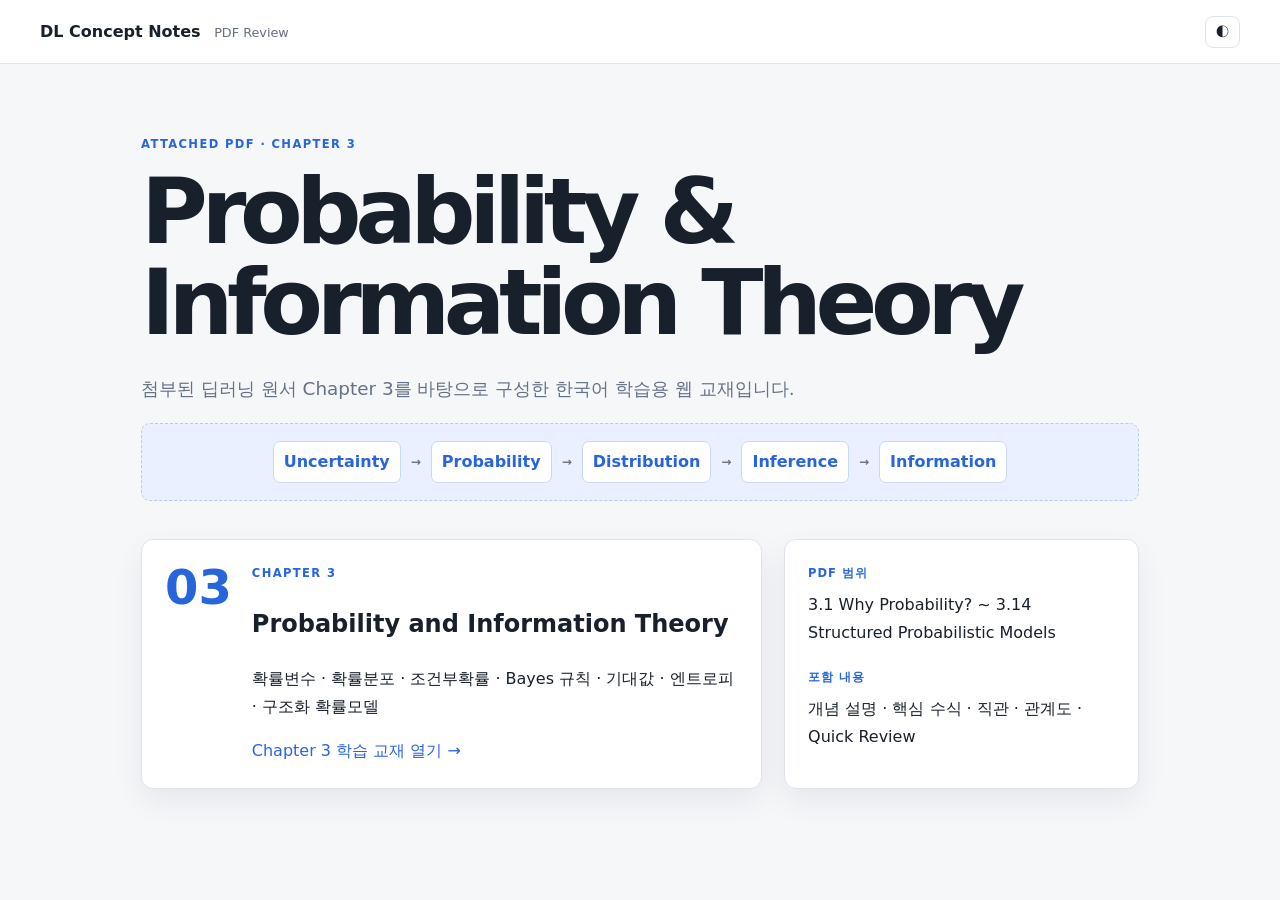
<file: index.html>
<!doctype html><html lang="ko"><head><meta charset="utf-8"><meta name="viewport" content="width=device-width,initial-scale=1"><title>Deep Learning Concept Notes</title><link rel="stylesheet" href="assets/css/textbook.css"></head><body><header class="site-header"><a class="brand" href="index.html">DL Concept Notes <span>PDF Review</span></a><button class="icon-button" id="theme-toggle">◐</button></header><main class="home-shell"><p class="eyebrow">ATTACHED PDF · CHAPTER 3</p><h1>Probability &amp;<br>Information Theory</h1><p class="lede">첨부된 딥러닝 원서 Chapter 3를 바탕으로 구성한 한국어 학습용 웹 교재입니다.</p><div class="flow-diagram"><span>Uncertainty</span><b>→</b><span>Probability</span><b>→</b><span>Distribution</span><b>→</b><span>Inference</span><b>→</b><span>Information</span></div><section class="note-grid"><article class="chapter-card"><div class="chapter-number">03</div><div><p class="eyebrow">CHAPTER 3</p><h2>Probability and Information Theory</h2><p>확률변수 · 확률분포 · 조건부확률 · Bayes 규칙 · 기대값 · 엔트로피 · 구조화 확률모델</p><a href="chapters/chapter-03-full.html">Chapter 3 학습 교재 열기 →</a></div></article><aside class="meta-card"><strong>PDF 범위</strong><span>3.1 Why Probability? ~ 3.14 Structured Probabilistic Models</span><strong>포함 내용</strong><span>개념 설명 · 핵심 수식 · 직관 · 관계도 · Quick Review</span></aside></section></main><script src="assets/js/textbook.js"></script></body></html>
</file>
<file: assets/css/textbook.css>
:root{--bg:#f6f7f9;--paper:#fff;--ink:#18202b;--muted:#657184;--line:#dfe4ea;--accent:#2864dc;--soft:#eaf0ff;--warn:#fff3d7;--shadow:0 12px 30px #17203312}*{box-sizing:border-box}html{scroll-behavior:smooth}body{margin:0;background:var(--bg);color:var(--ink);font:16px/1.75 system-ui,-apple-system,"Segoe UI",sans-serif}a{color:var(--accent);text-decoration:none}a:hover{text-decoration:underline}.site-header{height:64px;border-bottom:1px solid var(--line);background:#fffffff2;backdrop-filter:blur(10px);display:flex;align-items:center;justify-content:space-between;padding:0 max(20px,calc((100vw - 1200px)/2));position:sticky;top:0;z-index:5}.brand{font-weight:800;color:var(--ink)}.brand span{font-size:.8rem;color:var(--muted);font-weight:500;margin-left:8px}.icon-button,#menu-toggle{border:1px solid var(--line);background:var(--paper);color:var(--ink);border-radius:8px;padding:6px 10px;cursor:pointer}.home-shell{max-width:1050px;margin:auto;padding:70px 26px}.eyebrow{color:var(--accent);font-size:.72rem;font-weight:850;letter-spacing:.12em;margin:0 0 12px}.home-shell h1{font-size:clamp(2.8rem,8vw,5.7rem);line-height:1;letter-spacing:-.07em;margin:0 0 24px}.lede,.chapter-lede{color:var(--muted);font-size:1.15rem;max-width:760px}.note-grid{display:grid;grid-template-columns:1.4fr .8fr;gap:22px;margin-top:38px}.chapter-card,.meta-card,.concept-card,.quick-review{background:var(--paper);border:1px solid var(--line);border-radius:12px;padding:23px;box-shadow:var(--shadow)}.chapter-card{display:flex;gap:20px}.chapter-number{font-size:3rem;line-height:1;font-weight:900;color:var(--accent)}.meta-card{display:grid;gap:6px}.meta-card strong{font-size:.72rem;color:var(--accent);letter-spacing:.08em}.meta-card span{margin-bottom:12px}.reader-shell{max-width:1280px;margin:auto;display:grid;grid-template-columns:250px minmax(0,880px);gap:60px;padding:42px 24px}.sidebar{position:sticky;top:100px;align-self:start;max-height:calc(100vh - 120px);overflow:auto}.sidebar h2{font-size:1.05rem;line-height:1.3}.sidebar nav{display:grid;gap:3px;margin-top:20px}.sidebar nav a{border-left:2px solid transparent;padding:5px 9px;color:var(--muted);font-size:.86rem;line-height:1.35}.sidebar nav a.active,.sidebar nav a:hover{border-color:var(--accent);background:var(--soft);color:var(--accent);text-decoration:none}.content h1{font-size:clamp(2.5rem,6vw,4.6rem);line-height:1.04;letter-spacing:-.07em;margin:0 0 18px}.content h2{font-size:1.8rem;line-height:1.25;letter-spacing:-.04em;border-top:1px solid var(--line);padding-top:28px;margin:64px 0 18px}.content h3{font-size:1.2rem;margin-top:25px}.content p{max-width:800px}.concept-card{margin:22px 0}.concept-card table,.quick-review table{width:100%;border-collapse:collapse;margin:15px 0}.concept-card th,.concept-card td,.quick-review th,.quick-review td{padding:9px 11px;border-bottom:1px solid var(--line);text-align:left}.concept-card th,.quick-review th{background:#f1f3f7}.formula-box{background:#fafbfc;border:1px solid var(--line);border-left:3px solid var(--accent);padding:13px 16px;margin:17px 0;overflow-x:auto;font-family:Georgia,serif}.intuition-box{background:#eef8f1;padding:14px 16px;border-left:3px solid #45a668;margin:18px 0}.watch{background:var(--warn);padding:10px 13px;border-left:3px solid #dda52f}.tag{display:inline-block;padding:2px 7px;border-radius:4px;font-size:.66rem;font-weight:900;letter-spacing:.08em}.tag.core{background:#dce8ff;color:#1850bd}.tag.important{background:#fff0c8;color:#825500}.flow-diagram{display:flex;align-items:center;justify-content:center;gap:10px;flex-wrap:wrap;padding:17px;background:var(--soft);border:1px dashed #b8c9ef;border-radius:9px;font-weight:700}.flow-diagram span{background:var(--paper);border:1px solid #cbd8f4;color:var(--accent);border-radius:7px;padding:6px 10px}.flow-diagram b{font-size:.75rem;color:var(--muted)}.quick-review{margin-top:60px}.chapter-nav{display:flex;justify-content:space-between;border-top:1px solid var(--line);margin-top:65px;padding-top:20px}.mobile-bar{display:none}.dark{--bg:#11151b;--paper:#1b222b;--ink:#edf1f7;--muted:#a8b1bf;--line:#303a48;--soft:#20355e;--warn:#40341e}.dark .site-header{background:#11151bf2}.dark .concept-card th,.dark .quick-review th,.dark .formula-box{background:#222a34}.dark .intuition-box{background:#1c3527}@media(max-width:800px){.home-shell{padding:45px 19px}.note-grid{grid-template-columns:1fr}.reader-shell{display:block;padding:25px 18px}.mobile-bar{display:block;padding:10px 18px;border-bottom:1px solid var(--line)}.sidebar{display:none;position:fixed;z-index:4;inset:64px 18% 0 0;background:var(--paper);padding:22px;box-shadow:var(--shadow)}.sidebar.open{display:block}.content h2{margin-top:48px}.flow-diagram{justify-content:flex-start}.chapter-nav{font-size:.88rem;gap:12px}.chapter-nav span{display:none}}
</file>
